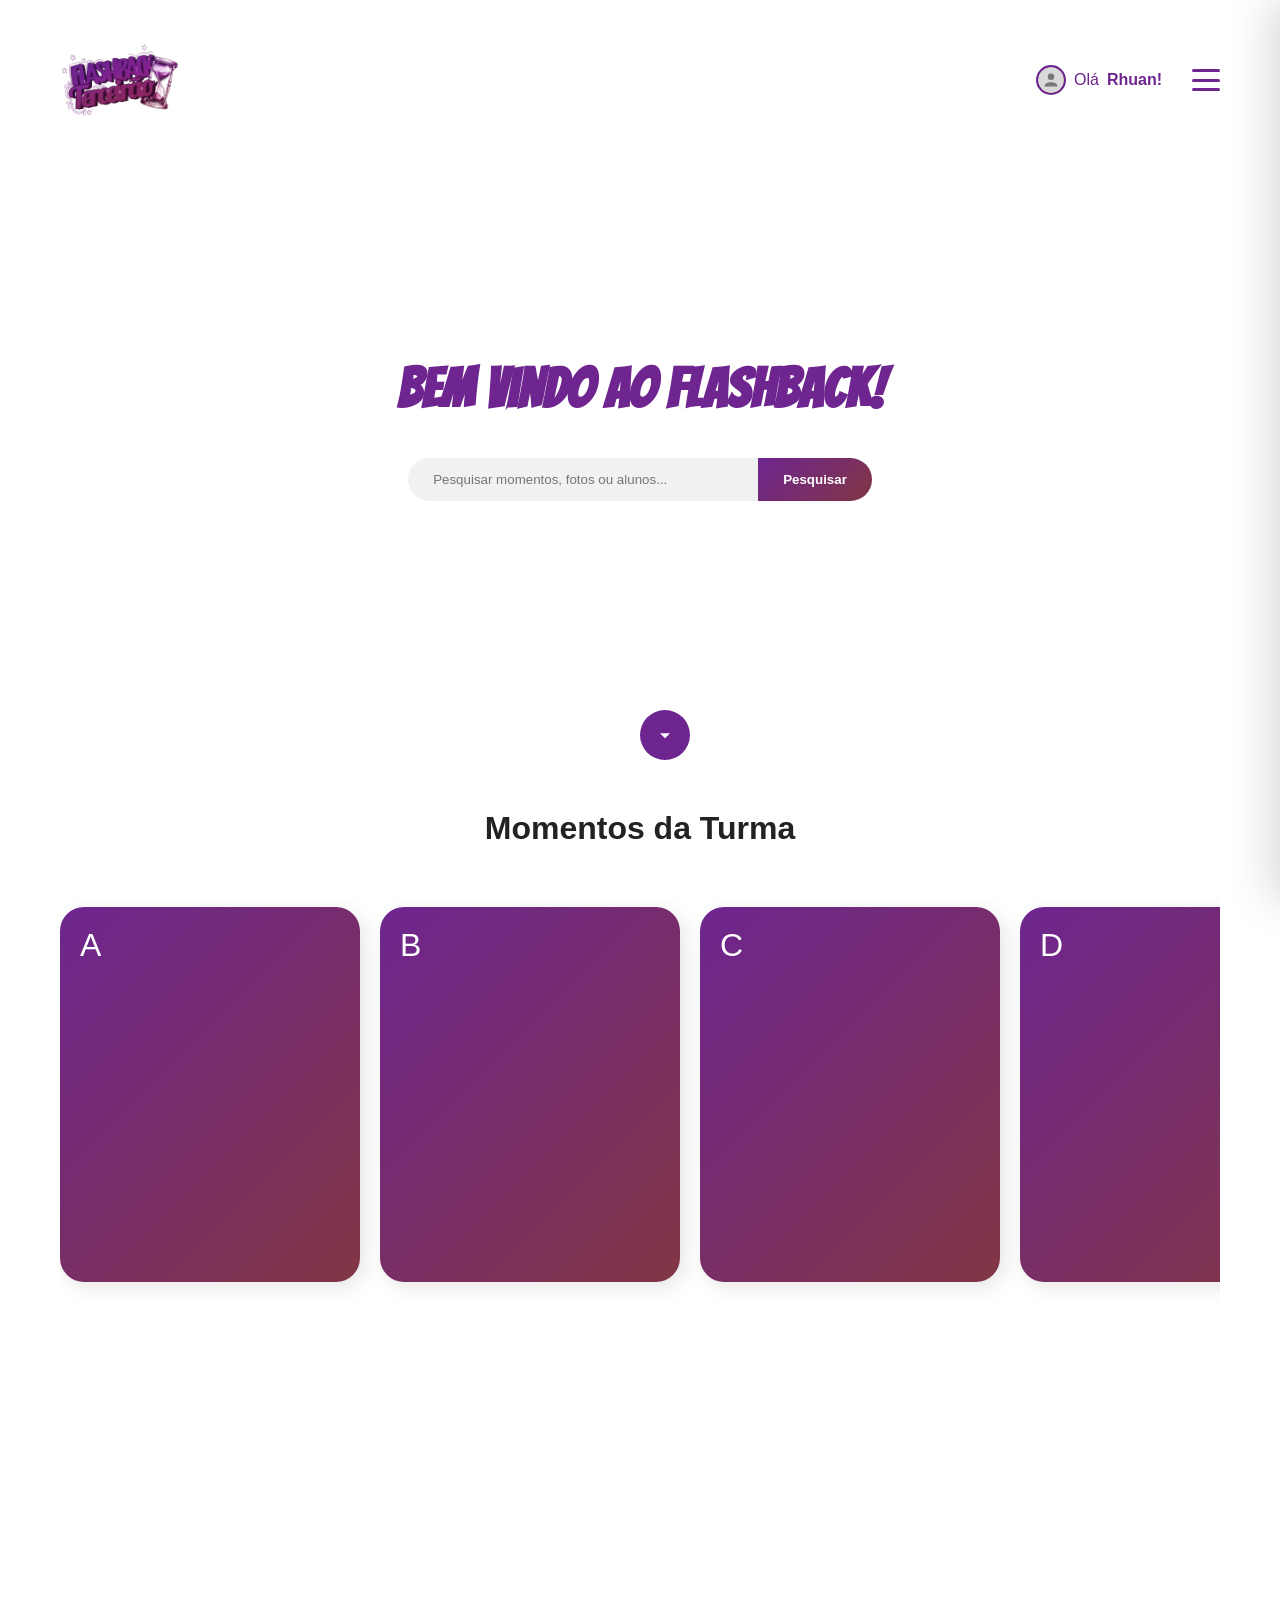
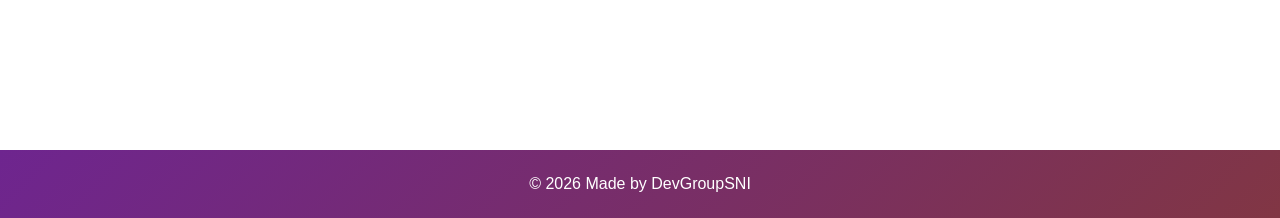
<file: index.html>
<!DOCTYPE html>
<html lang="pt-br">
<head>
    <meta charset="UTF-8">
    <meta name="viewport" content="width=device-width, initial-scale=1.0">

    <title>Flashback Terceirão</title>
    <link rel="shortcut icon" href="./img/shortcut.png" type="image/x-icon">

    <link rel="stylesheet" href="./css/home.css">

    <link rel="preconnect" href="https://fonts.googleapis.com">
<link rel="preconnect" href="https://fonts.gstatic.com" crossorigin>
<link href="https://fonts.googleapis.com/css2?family=Bangers&display=swap" rel="stylesheet">
</head>



<body>
<div class="all_photo">
    <header class="header">



<img src="./img/logo.png" class="logo">

<nav class="menu">

<a href="" class="perfil">

<svg class="avatar" viewBox="0 0 24 24">
<circle cx="12" cy="12" r="12" fill="#d9d9d9"/>
<circle cx="12" cy="9" r="3" fill="#777"/>
<path d="M6 18c0-3 3-4 6-4s6 1 6 4" fill="#777"/>
</svg>

Olá <strong>Rhuan!</strong>

</a>

<div class="hamburger" id="hamburger">
<span></span>
<span></span>
<span></span>
</div>

</nav>

</header>

<div class="sidebar" id="sidebar">

<div class="sidebar-header">

<svg class="avatar-big" viewBox="0 0 24 24">
<circle cx="12" cy="12" r="12" fill="#d9d9d9"/>
<circle cx="12" cy="9" r="3" fill="#777"/>
<path d="M6 18c0-3 3-4 6-4s6 1 6 4" fill="#777"/>
</svg>

<h3>Rhuan Vieira</h3>

</div>

<nav class="sidebar-menu">

<a href="#"> Início</a>
<a href="#">Fotos</a>
<a href="#">Vídeos</a>
<a href="#">Memórias</a>
<a href="#">Social</a>

</nav>

</div>

<div class="overlay" id="overlay"></div>

    <section class="hero">

  <h1 id="titulo">Flashback Terceirão</h1>

 

    <div class="pesquisa">

        <input type="text" placeholder="Pesquisar momentos, fotos ou alunos...">

        <button class="search">Pesquisar</button>

    </div>

 <a href="#galeria"> <div class="scroll-indicator" >

<svg viewBox="0 0 24 24" class="seta">

<path d="M12 16L6 10H18L12 16Z" fill="white"/>

</svg>

</div>

</section>
</div></a>

    <section class="galeria" id="galeria">

        <h2>Momentos da Turma</h2>

<div class="carousel">
  <div class="group">
    <div class="card">A</div>
    <div class="card">B</div>
    <div class="card">C</div>
  </div>
 
    <div class="group">
        <div class="card">D</div>
        <div class="card">E</div>
        <div class="card">F</div>
</div>

    </section>


    <footer>

        <p>© 2026 Made by DevGroupSNI</p>

    </footer>

    <script src="./js/frases.js"></script>
    <script src="./js/hamburguer.js"></script>
    <script>

window.addEventListener("load", () => {
setTimeout(()=>{
document.body.style.opacity = "1";
},300)


});

</script>

</body>
</html>
</file>
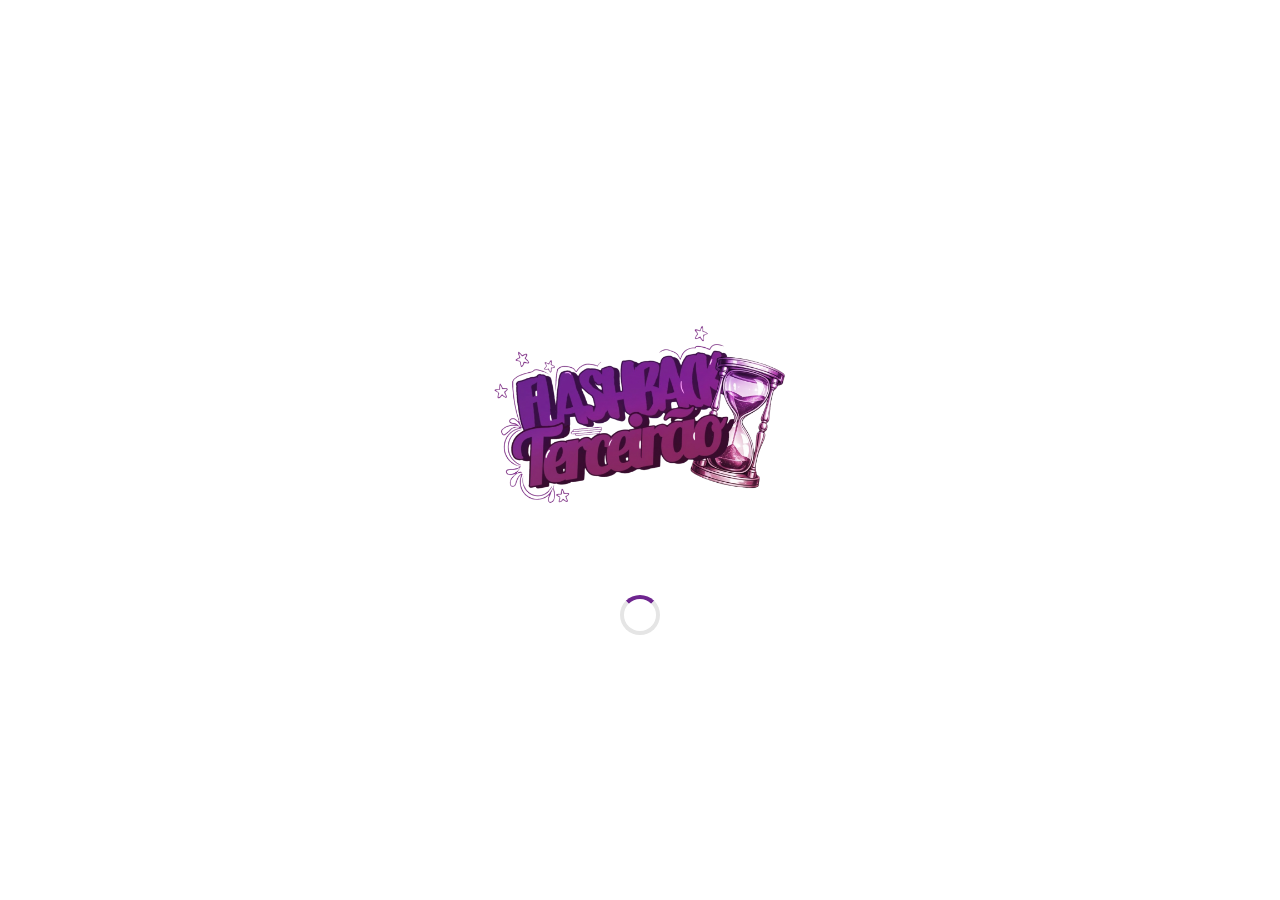
<file: loading.html>
<!DOCTYPE html>
<html lang="pt-br">
<head>
<meta charset="UTF-8">
<meta name="viewport" content="width=device-width, initial-scale=1.0">
<title>Flashback Terceirão</title>

<link rel="stylesheet" href="./css/loading.css">

</head>
<body>

<div class="loading">

<img src="img/logo.png" alt="logo" class="logo">

<div class="spinner"></div>

</div>

<script>





setTimeout(()=>{

window.location.href = "index.html";

},4000); 



</script>

</body>
</html>
</file>
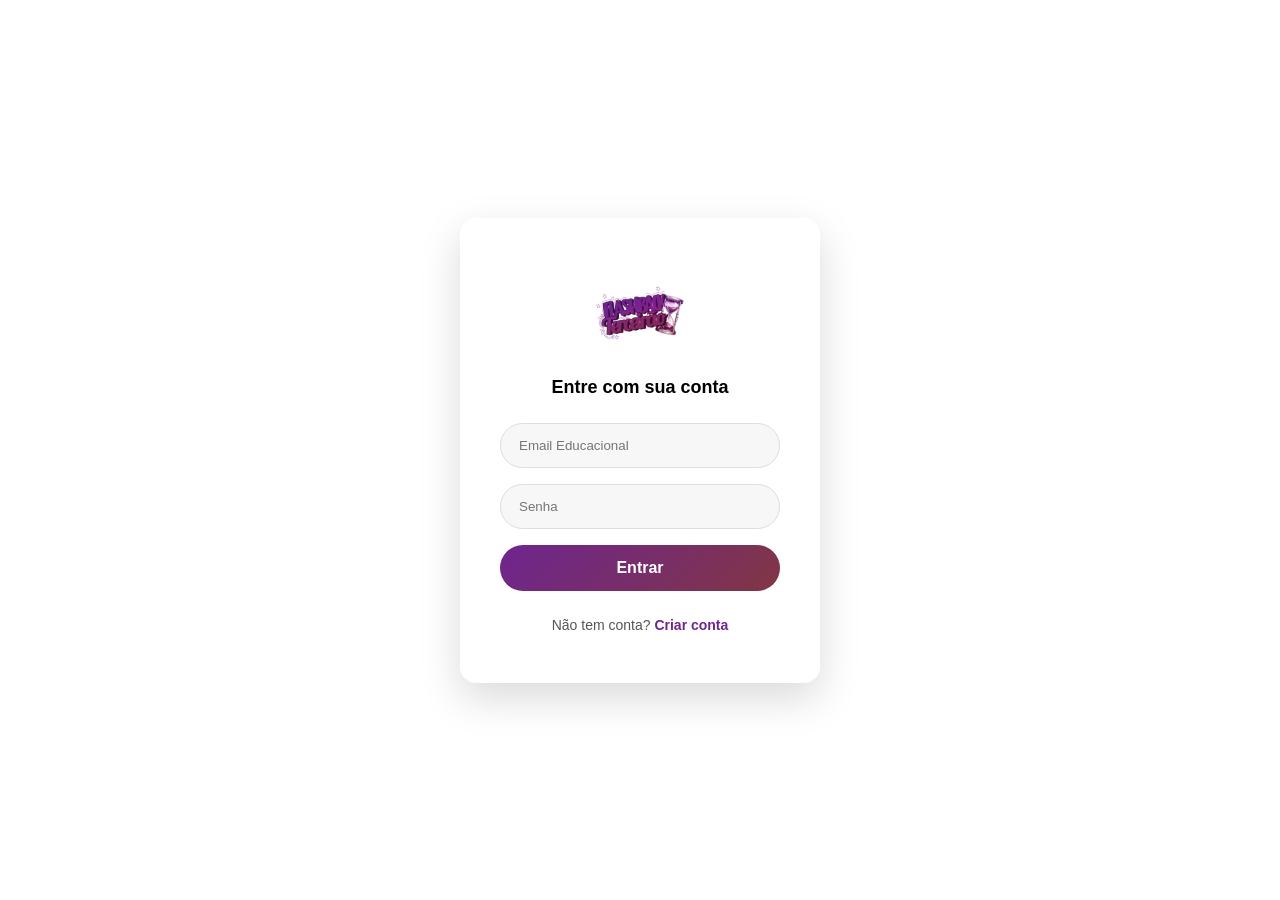
<file: Login/telaLogin.html>
<!DOCTYPE html>
<html lang="pt-br">
<head>
<meta charset="UTF-8">
<meta name="viewport" content="width=device-width, initial-scale=1.0">

<title>Login • Flashback Terceirão</title>

<link rel="stylesheet" href="./login.css">

<link rel="preconnect" href="https://fonts.googleapis.com">
<link href="https://fonts.googleapis.com/css2?family=Bangers&display=swap" rel="stylesheet">

</head>

<body>

<div class="login-container">

    <img src="../img/logo.png" class="logo">

    <h1>Entre com sua conta</h1>

    <form class="login-box">

        <input type="email" placeholder="Email Educacional" id="email">

        <input type="password" placeholder="Senha" id="senha">

      <button class="btn-login" id="enviar">Entrar</button>

        <p class="extra">
            Não tem conta? <a href="#">Criar conta</a>
        </p>

    </form>

</div>

<script src="./acessoProvisorio.js"></script>

</body>
</html>
</file>
<file: css/home.css>
@import url('./root.css');


*{
    margin:0;
    padding:0;
    box-sizing:border-box;
    font-family: Arial, Helvetica, sans-serif;
}

body{
    background: var(--branco-fundo);
    color:#222;
   opacity:0;
transition:opacity 1s ease;
scroll-behavior: smooth;
}

.fade-out{
opacity:0;
}

header{

    padding:20px 60px;

    display:flex;
    justify-content:space-between;
    align-items:center;
}

.logo{
    width:120px;
}

.menu{
    display:flex;
    align-items:center;
    gap:30px;
}

.menu a{
    margin-left:25px;
    text-decoration:none;
    color:var(--roxo);
    font-weight:500;
    transition:0.3s;
}

.menu a:hover{
    opacity:0.7;
}

.perfil{
    display:flex;
    align-items:center;
    gap:8px;
}

.avatar{

    display:inline-block;
    border: 2px solid var(--roxo);
    width:30px;
    height:30px;

    border-radius:50%;

    background:var(--gradiente-principal);

}
.hero{
    height:70vh;
    overflow: hidden;

    display:flex;
    flex-direction:column;
    justify-content:center;
    align-items:center;

    text-align:center;
    color:white;
}

.hero h1{
    font-size:55px;
    margin-bottom:30px;
    color: var(--roxo);
    font-family: "Bangers", system-ui;
}

#titulo{
    transition: all 0.5s ease;
}

.sair{
    opacity:0;
    transform: translateY(30px);
}

.entrar{
    opacity:1;
    transform: translateY(0);
}



.animarTexto{
    animation: slideTexto 1.2s ease;
}

.hero p{
    font-size:15px;
    color: black;
    
}

.pesquisa{

    margin:10px 0 90px 0;

    display:flex;

    justify-content:center;

}

.pesquisa input{

    padding:14px 25px;

    width:350px;

    background-color: #f1f1f1;

    border:none;

    border-radius:50px 0 0 50px; /* arredonda só lado esquerdo */

    outline:none;

}

.search{

    padding:14px 25px;

    border:none;

    border-radius:0 50px 50px 0; /* arredonda só lado direito */

    background:var(--gradiente-principal);

    color:white;

    font-weight:bold;

    cursor:pointer;
}

.scroll-indicator{

position:absolute;
bottom:30px;

width:50px;
height:50px;

border-radius:50%;

background:var(--roxo);

display:flex;
align-items:center;
justify-content:center;

animation:pulsar 1.5s infinite;
transition: background 0.4s ease-in-out;

}

.scroll-indicator:hover{
    background: #f1f1f1;
    border: var(--roxo);
    color: var(--roxo);
}

.seta{
width:20px;
height:20px;

}

.hero{
position:relative;
}

@keyframes pulsar{

0%{
transform:scale(1);
box-shadow:0 0 0 0 rgba(110,37,143,0.7);
}

70%{
transform:scale(1.1);
box-shadow:0 0 0 15px rgba(110,37,143,0);
}

100%{
transform:scale(1);
}

}

/* HAMBURGER */

.hamburger{

width:22px;
height:18px;

display:flex;
flex-direction:column;
justify-content:space-between;

cursor:pointer;

}

.hamburger span{

height:2px;
width:100%;

background:var(--roxo);

border-radius:2px;

transition:0.3s;

}

/* SIDEBAR */

/* HAMBURGER */

.hamburger{

width:28px;
height:22px;

display:flex;
flex-direction:column;
justify-content:space-between;

cursor:pointer;

}

.hamburger span{

height:3px;
width:100%;

background:var(--roxo);

border-radius:3px;

transition:0.3s;

}

/* SIDEBAR */

.sidebar{

position:fixed;
top:0;
right:-300px;

width:300px;
height:100vh;

background:linear-gradient(
180deg,
#ffffff,
#f7f3fa
);

overflow:hidden;

box-shadow:-10px 0 40px rgba(0,0,0,0.15);

padding:40px 30px;

display:flex;
flex-direction:column;

transition:0.45s cubic-bezier(.77,0,.18,1);

z-index:1001;

}

.sidebar::before{

content:"";

position:absolute;

top:-120px;
right:-120px;

width:260px;
height:260px;

border-radius:50%;

background:radial-gradient(
circle,
rgba(110,37,143,0.25),
transparent 70%
);

animation:float 6s ease-in-out infinite;

pointer-events:none;

}

@keyframes float{

0%{transform:translateY(0);}
50%{transform:translateY(20px);}
100%{transform:translateY(0);}

}


.sidebar.active{
right:0;
}

/* PERFIL */

.sidebar-header{

display:flex;
align-items:center;

gap:12px;

margin-bottom:40px;

}

.avatar-big{

width:40px;
height:40px;

}

.sidebar-header h3{

font-weight:600;

color:var(--roxo);

}

/* MENU */

.sidebar-menu{

display:flex;
flex-direction:column;

gap:20px;

}

.sidebar-menu a{

position:relative;

text-decoration:none;

color:#444;

font-size:18px;

padding:12px 16px;

border-radius:10px;

transition:0.3s;

display:flex;
align-items:center;

gap:10px;

overflow:hidden;

}

.sidebar-menu a::before{

content:"";

position:absolute;

left:0;
top:0;

width:4px;
height:100%;

background:var(--roxo);

transform:scaleY(0);

transition:0.3s;

}

.sidebar-menu a:hover{

background:#f3edf7;

color:var(--roxo);

transform:translateX(-5px);

}

.sidebar-menu a:hover::before{

transform:scaleY(1);
}

.sidebar-menu a:nth-child(1){animation-delay:0.1s;}
.sidebar-menu a:nth-child(2){animation-delay:0.2s;}
.sidebar-menu a:nth-child(3){animation-delay:0.3s;}
.sidebar-menu a:nth-child(4){animation-delay:0.4s;}
.sidebar-menu a:nth-child(5){animation-delay:0.5s;}

@keyframes menuSlide{

to{

opacity:1;
transform:translateX(0);

}

}


/* HOVER BONITO */



/* OVERLAY */

.overlay{

position:fixed;

top:0;
left:0;

width:100%;
height:100vh;

background:rgba(0,0,0,0.35);

opacity:0;

pointer-events:none;

transition:0.3s;

z-index:1000;

}

.overlay.active{

opacity:1;

pointer-events:all;

}

.ver_memorias{

    margin-top:25px;
    padding:14px 30px;

    border:none;
    border-radius:8px;

    background:white;
    color: white;

    font-weight:bold;
    cursor:pointer;
    background: var(--gradiente-principal);
    transition:0.3s;
}





.galeria{
    padding:80px 60px;
    height: 100vh;
}

.galeria h2{
    text-align:center;
    margin-bottom:40px;
    font-size:32px;
}

.fotos{

    display:grid;
    grid-template-columns:repeat(4,1fr);
    gap:20px;

}

.foto{

    height:220px;

    background:linear-gradient(45deg,#ddd,#bbb);

    border-radius:10px;

}

.galeria{
    
     width: 100%;
  max-width: 1200px; /* opcional */
  margin: 0 auto;
  padding: 20px;
  height: 100vh;
}

.carousel {
    /* ... */
    &:hover .group {
      animation-play-state: paused;
    }
  }

 .carousel {
    cursor:grabbing;
  margin: 0;
  padding: 20px 0;
  max-width:100%;
  overflow: hidden;
  display: flex;
 
  
}



.card {
  width: 300px;
  color: white;
  border-radius: 24px;
  box-shadow: rgba(0, 0, 0, 10%) 5px 5px 20px 0;
  padding: 20px;
  font-size: xx-large;
  justify-content: center;
  align-items: center;
  min-height: 375px;
}

/* cores dos cards */
.card:nth-child(1) {
  background: var(--gradiente-principal);
}

.card:nth-child(2) {
  background: var(--gradiente-principal);
}

.card:nth-child(3) {
  background: var(--gradiente-principal);
}

.group {
  display: flex;
  gap: 20px;
  will-change: transform;
  padding-right: 20px;
  animation: scrolling 10s linear infinite;
}

@keyframes scrolling {
  0% {
    transform: translateX(0);
  }
  100% {
    transform: translateX(-100%);
  }
}

footer{

    margin-top:60px;
    padding:25px;

    background: var(--gradiente-principal);

    text-align:center;
    color:white;

}
</file>
<file: css/loading.css>
@import url('./root.css');

*{
margin:0;
padding:0;
box-sizing:border-box;
}

body{
height:100vh;
display:flex;
justify-content:center;
align-items:center;
background:white;
opacity:1;
transition:opacity 1s ease;

}

.fade-out{
opacity:0;
}

.loading{
display:flex;
flex-direction:column;
align-items:center;
gap:30px;
}

.logo{
width:300px;
}

.spinner{

width:40px;
height:40px;

border:4px solid #e5e5e5;
border-top:4px solid #6e258f;

border-radius:50%;

animation:girar 1s linear infinite;

}

@keyframes girar{

0%{
transform:rotate(0deg);
}

100%{
transform:rotate(360deg);
}

}
</file>
<file: Login/login.css>
@import url('../css/root.css');

*{
margin:0;
padding:0;
box-sizing:border-box;
font-family:Arial, Helvetica, sans-serif;
}

body{
height:100vh;

display:flex;
justify-content:center;
align-items:center;


}

/* CONTAINER */

.login-container{

background:white;

width:360px;

padding:50px 40px;

border-radius:16px;

text-align:center;

box-shadow:0 15px 40px rgba(0,0,0,0.15);

}

/* LOGO */

.logo{
width:90px;
margin-bottom:15px;
}

/* TITULO */

.login-container h1{



font-size:18px;

color:black;

margin-bottom:25px;

}

/* FORM */

.login-box{

display:flex;
flex-direction:column;
gap:16px;

}

/* INPUTS */

.login-box input{

padding:14px 18px;

border-radius:50px;

border:1px solid #ddd;

background:#f7f7f7;

outline:none;

transition:0.3s;

}

.login-box input:focus{

border:1px solid var(--roxo);

background:white;

}

/* BOTÃO */

.btn-login{

padding:14px;

border:none;

border-radius:50px;

background:var(--gradiente-principal);

color:white;

font-weight:bold;

font-size:16px;

cursor:pointer;

transition:0.3s;

}

.btn-login:hover{

transform:translateY(-2px);

box-shadow:0 6px 15px rgba(0,0,0,0.15);

}

/* TEXTO EXTRA */

.extra{

margin-top:10px;

font-size:14px;

color:#555;

}

.extra a{

color:var(--roxo);

text-decoration:none;

font-weight:bold;

}

.extra a:hover{

text-decoration:underline;

}
</file>
